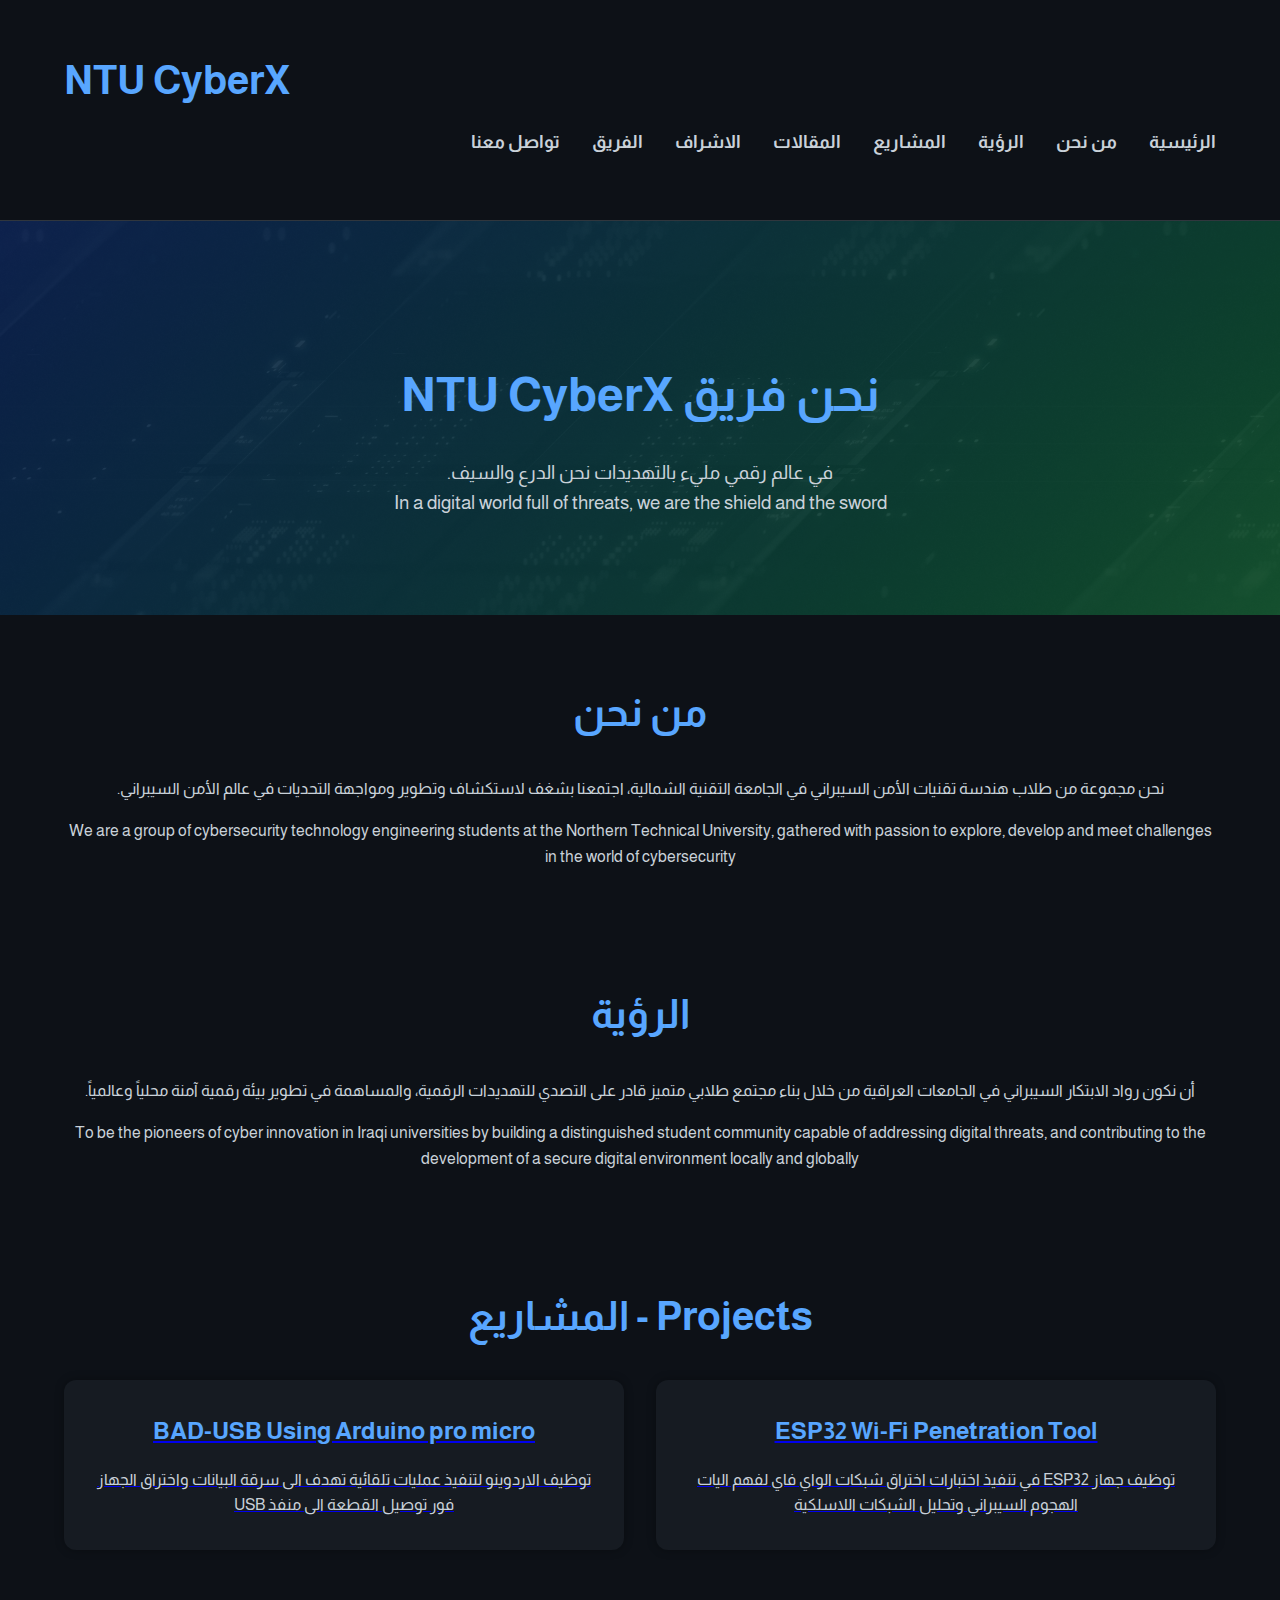
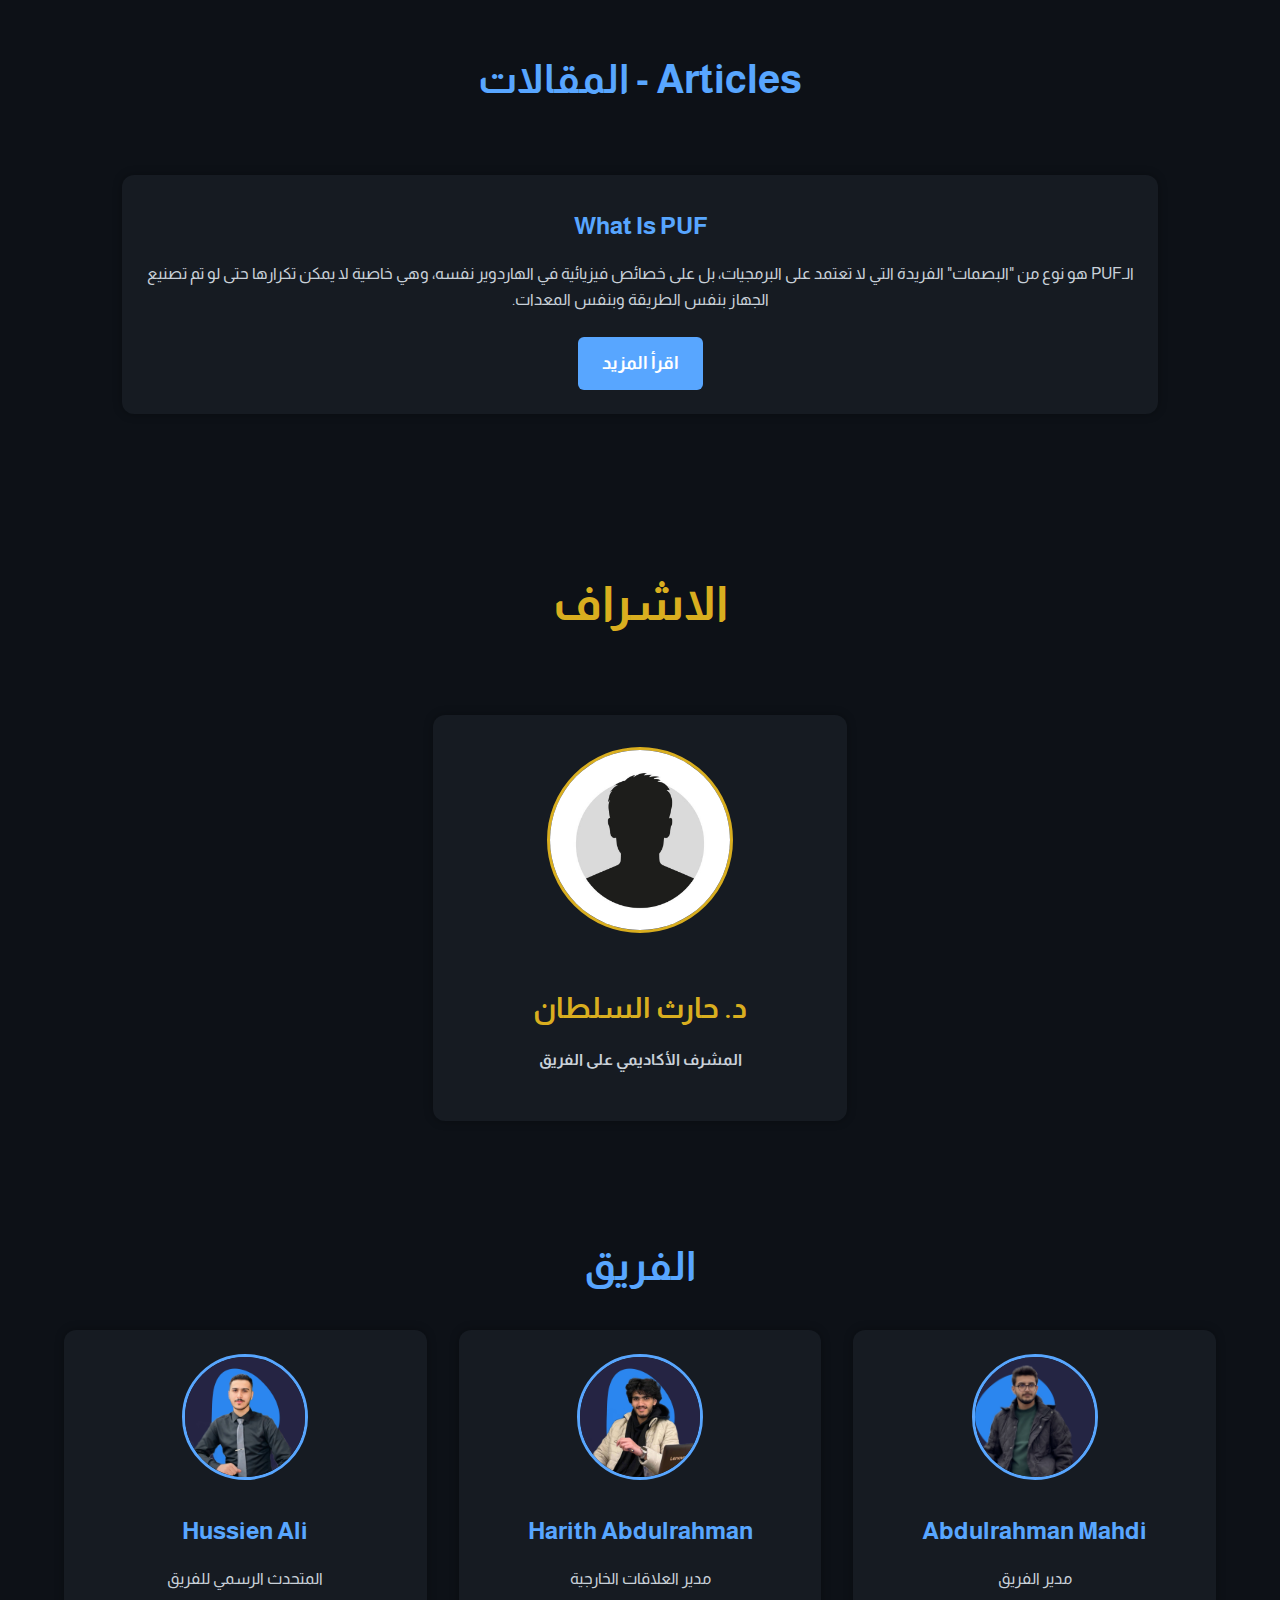
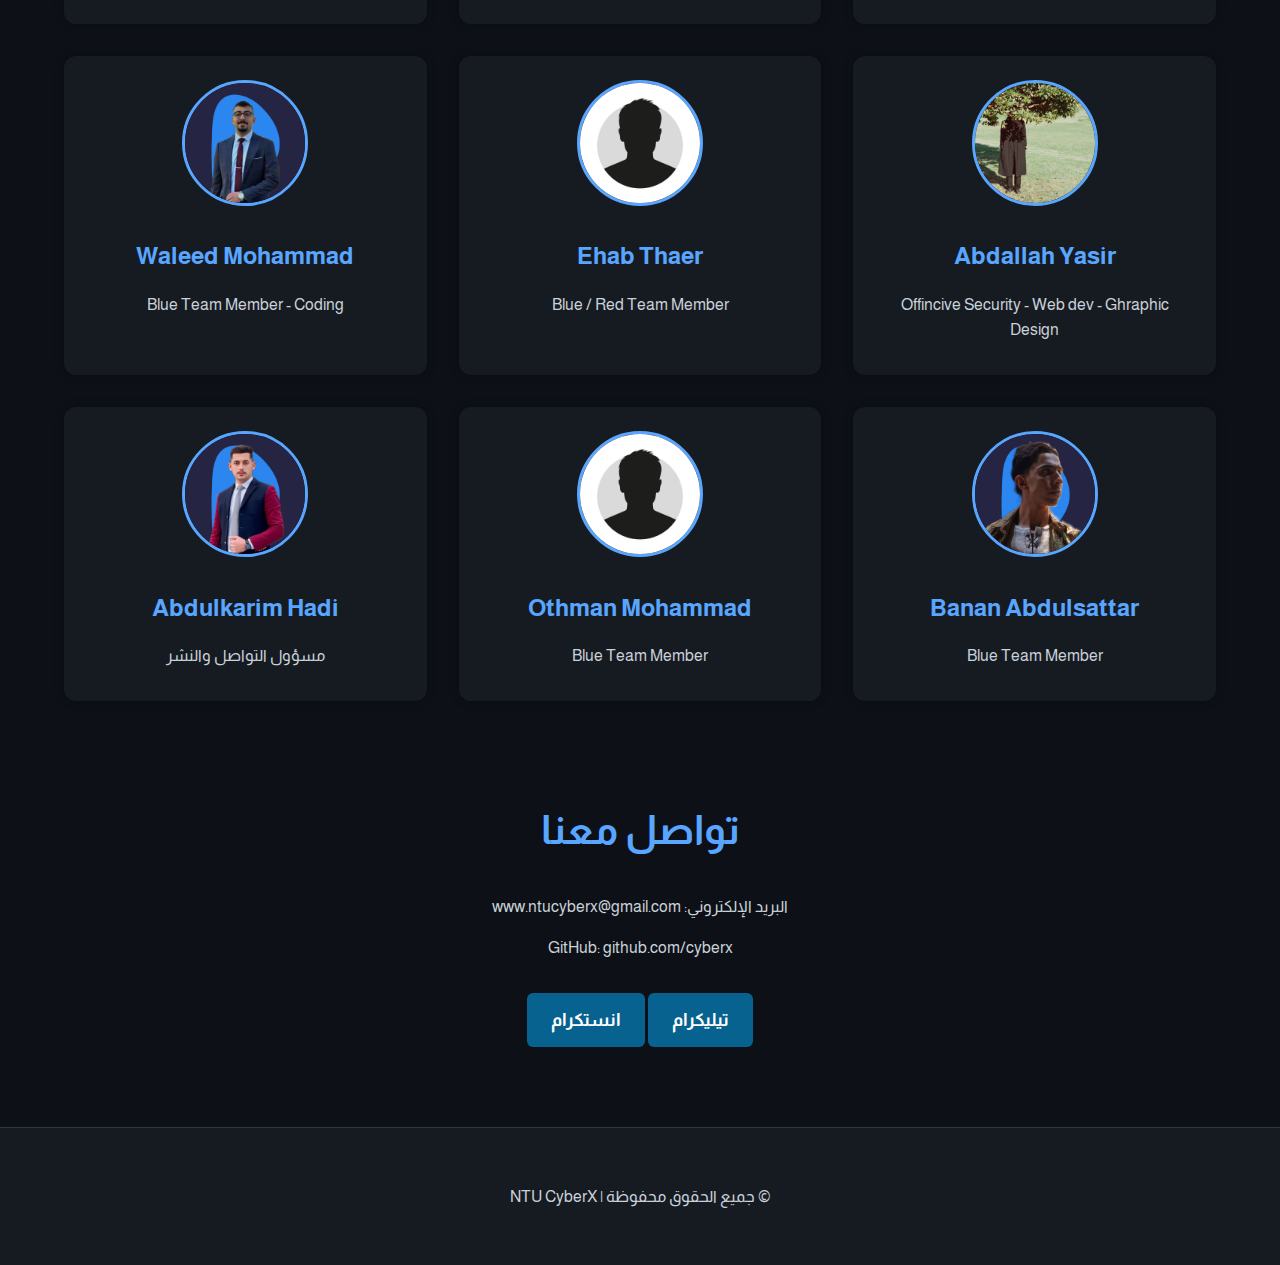
<file: CyberX Arabic/index.html>
<!DOCTYPE html>
<html lang="ar">
<head>
  <meta charset="UTF-8" />
  <meta name="viewport" content="width=device-width, initial-scale=1.0" />
  <title>NTU cyberX</title>
  <link rel="stylesheet" href="style.css" />
  <link href="https://fonts.googleapis.com/css2?family=Almarai&display=swap" rel="stylesheet">

</head>
<body>
  <header>
    <div class="container">
      <h1>NTU CyberX</h1>
      <nav>
        <ul>
          <li><a href="#home">الرئيسية</a></li>
          <li><a href="#about">من نحن</a></li>
          <li><a href="#vision">الرؤية</a></li>
          <li><a href="#projects">المشاريع</a></li>
          <li><a href="#blog">المقالات</a></li>
          <li><a href="#advisor">الاشراف</a></li>
          <li><a href="#team">الفريق</a></li>
          <li><a href="#contact">تواصل معنا</a></li>
        </ul>
      </nav>
    </div>
  </header>
  
  <section id="home" class="hero">
    <div class="container">
      <h2>نحن فريق NTU CyberX</h2>
      <p>في عالم رقمي مليء بالتهديدات نحن الدرع والسيف.</p>
      <p> In a digital world full of threats, we are the shield and the sword </p>
    </div>
  </section>
  
  <section id="about" class="section">
    <div class="container">
      <h2>من نحن</h2>
      <p>نحن مجموعة من طلاب هندسة تقنيات الأمن السيبراني في الجامعة التقنية الشمالية، اجتمعنا بشغف لاستكشاف وتطوير ومواجهة التحديات في عالم الأمن السيبراني.</p>
      <p> We are a group of cybersecurity technology engineering students at the Northern Technical University, gathered with passion to explore, develop and meet challenges in the world of cybersecurity </p>
    </div>
  </section>

  <section id="vision" class="section">
    <div class="container">
      <h2>الرؤية</h2>
      <p>أن نكون رواد الابتكار السيبراني في الجامعات العراقية من خلال بناء مجتمع طلابي متميز قادر على التصدي للتهديدات الرقمية، والمساهمة في تطوير بيئة رقمية آمنة محلياً وعالمياً.</p>
      <p> To be the pioneers of cyber innovation in Iraqi universities by building a distinguished student community capable of addressing digital threats, and contributing to the development of a secure digital environment locally and globally </p>    
    </div>
  </section>

  <section id="projects" class="section">
    <div class="container">
        <h2>Projects  -  المشاريع</h2>
        <div class="projects">
           
            <a href="esp.html" class="project-card">
                <h3> ESP32 Wi-Fi Penetration Tool </h3>
                <p> توظيف جهاز ESP32 في تنفيذ اختبارات اختراق شبكات الواي فاي لفهم اليات الهجوم السيبراني وتحليل الشبكات اللاسلكية </p>
            </a>
            
            <a href="BadUSB.html" class="project-card">
                <h3> BAD-USB Using Arduino pro micro </h3>
                <p>  توظيف الاردوينو لتنفيذ عمليات تلقائية تهدف الى سرقة البيانات واختراق الجهاز فور توصيل القطعة الى منفذ  USB </p>
            </a >
            
        </div>
    </div>
</section>
  <section id="blog" class="section">
    <div class="container">
      <h2> Articles  -  المقالات </h2>
      <section id="articles" class="section">
        <div class="container">
            <div class="articles">
                <div class="article-card">
                    <h3> What Is PUF </h3>
                    <p> 
                      الـPUF هو نوع من "البصمات" الفريدة التي لا تعتمد على البرمجيات، بل على خصائص فيزيائية في الهاردوير نفسه، وهي خاصية لا يمكن تكرارها حتى لو تم تصنيع الجهاز بنفس الطريقة وبنفس المعدات. </p>
                    <a href="puf.html" class="read-more-btn">اقرأ المزيد</a>
                </div>
            </div>
        </div>
    </section>
    
    </div>
  </section>

  <section id="advisor" class="section advisor-section">
    <div class="advisor">
        <h2>الاشراف</h2>
        <div class="advisor-card">
            <img src="n1.jpg" alt="د. حارث السلطان">
            <h3>د. حارث السلطان</h3>
            <p>المشرف الأكاديمي على الفريق</p>
        </div>
    </div>
</section>
 

  <section id="team" class="section">
    <div class="container">
      <h2>الفريق</h2>
      <div class="team-grid">
        <div class="team-member">
          <img src="abdulrahman2.PNG" alt="عضو1">
          <h3> Abdulrahman Mahdi </h3>
          <p> مدير الفريق </p>
        </div>
        <div class="team-member">
          <img src="Harith2.jpg" alt="عضو 2">
          <h3> Harith Abdulrahman </h3>
          <p> مدير العلاقات الخارجية </p>
        </div>
        <div class="team-member">
          <img src="hussin.jpg" alt="عضو 3">
          <h3> Hussien Ali </h3>
          <p> المتحدث الرسمي للفريق </p>
        </div>
        <div class="team-member">
          <img src="Cipher.jpg" alt="عضو 4">
          <h3> Abdallah Yasir </h3>
          <p> Offincive Security - Web dev - Ghraphic Design </p>
        </div>
        <div class="team-member">
            <img src="n1.jpg" alt="عضو 5">
            <h3> Ehab Thaer </h3>
            <p> Blue / Red Team Member </p>
          </div>
          <div class="team-member">
            <img src="Waleed.jpg" alt="عضو 6">
            <h3> Waleed Mohammad </h3>
            <p> Blue Team Member - Coding </p>
          </div>
          <div class="team-member">
            <img src="banan2.jpg" alt="عضو 7">
            <h3> Banan Abdulsattar </h3>
            <p> Blue Team Member </p>
          </div>
          <div class="team-member">
            <img src="n1.jpg" alt="عضو 8">
            <h3> Othman Mohammad  </h3>
            <p> Blue Team Member </p>
          </div>
          <div class="team-member">
            <img src="kareem.JPEG" alt="عضو 9">
            <h3> Abdulkarim Hadi </h3>
            <p> مسؤول التواصل والنشر </p>
          </div>
      </div>
    </div>
  </section>

  
<section id="contact" class="section">
    <div class="container">
      <h2>تواصل معنا</h2>
      <p>البريد الإلكتروني: www.ntucyberx@gmail.com</p>
      <p>GitHub: github.com/cyberx</p>
      <a href="https://t.me/NTU_CyberX" target="_blank" class="telegram-btn">      تيليكرام</a>
      <a href="https://www.instagram.com/ntucyberx?igsh=MTJmcGRwdW5ncnN3YQ==" target="_blank" class="telegram-btn">     انستكرام</a>
    </div>
  </section>

  <footer>
    <div class="container">
      <p>&copy; جميع الحقوق محفوظة | NTU CyberX</p>
    </div>
  </footer>
    
</body>
</html>
</file>
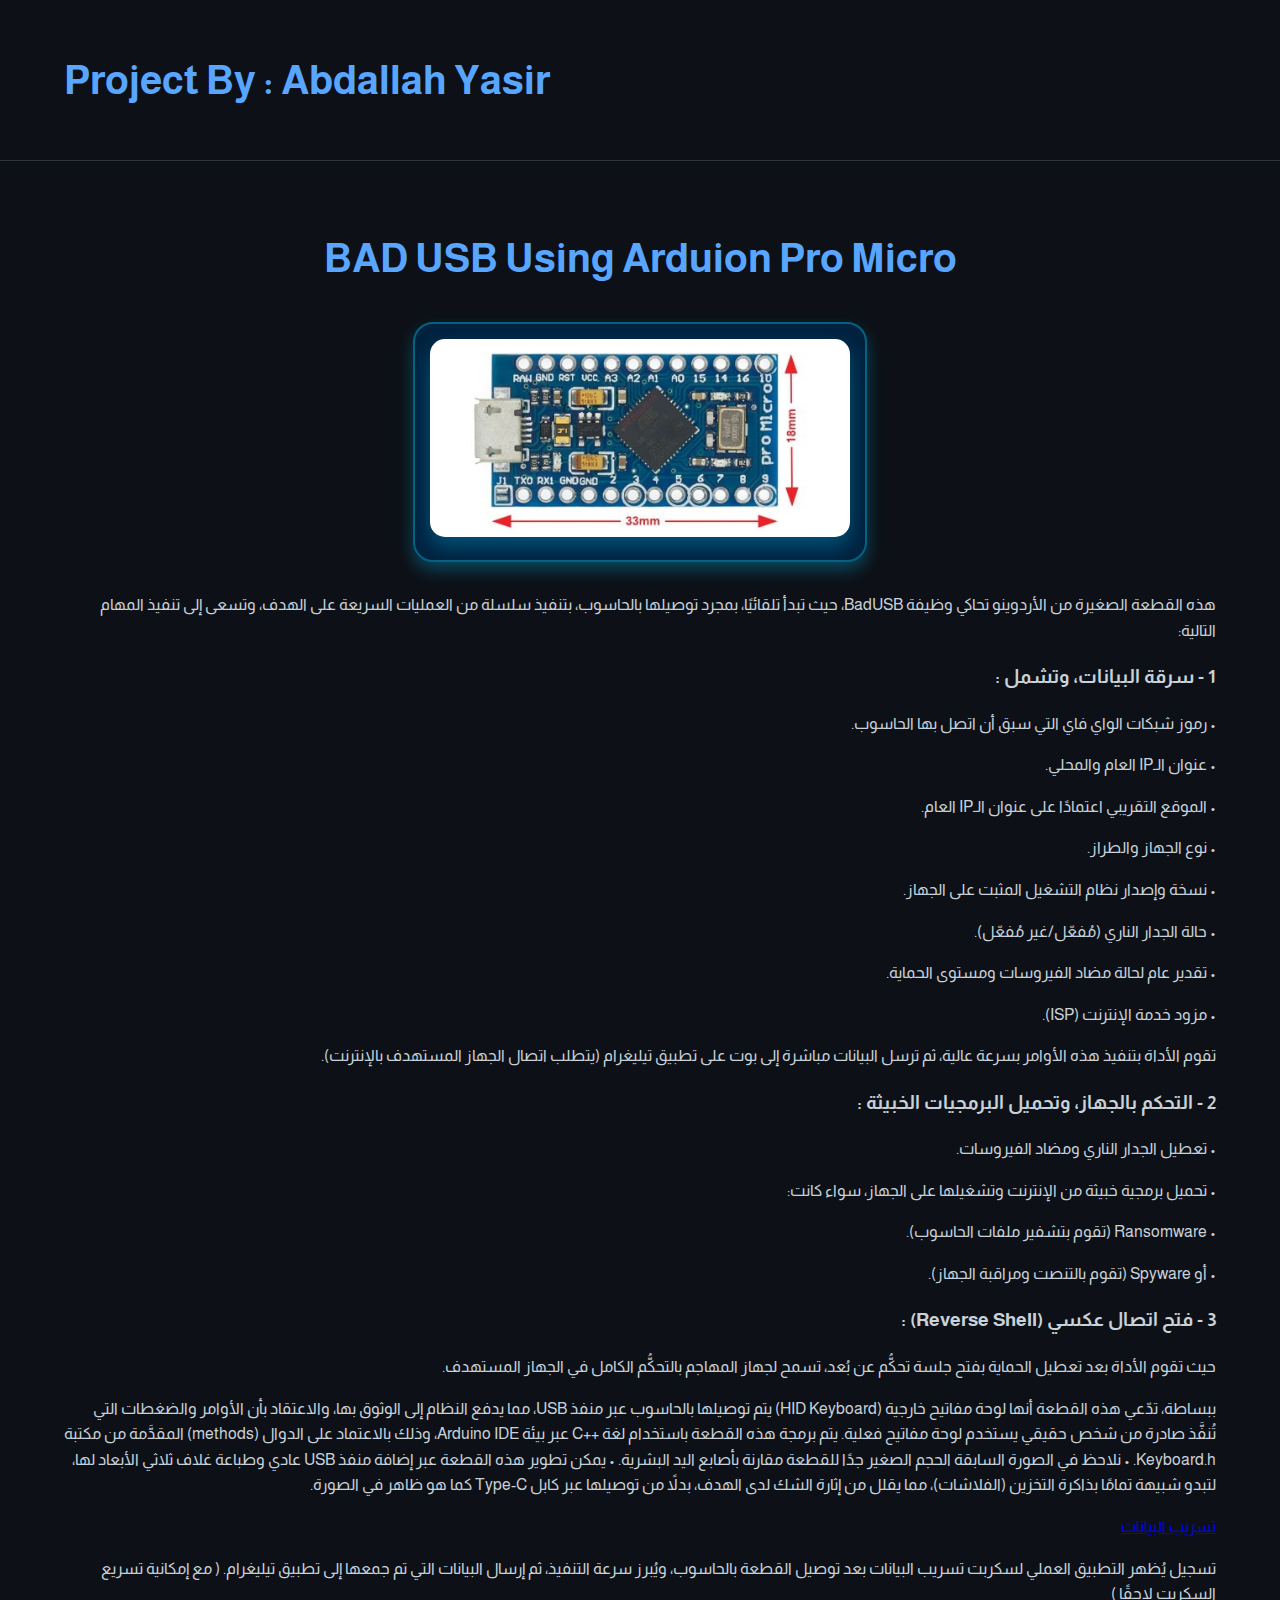
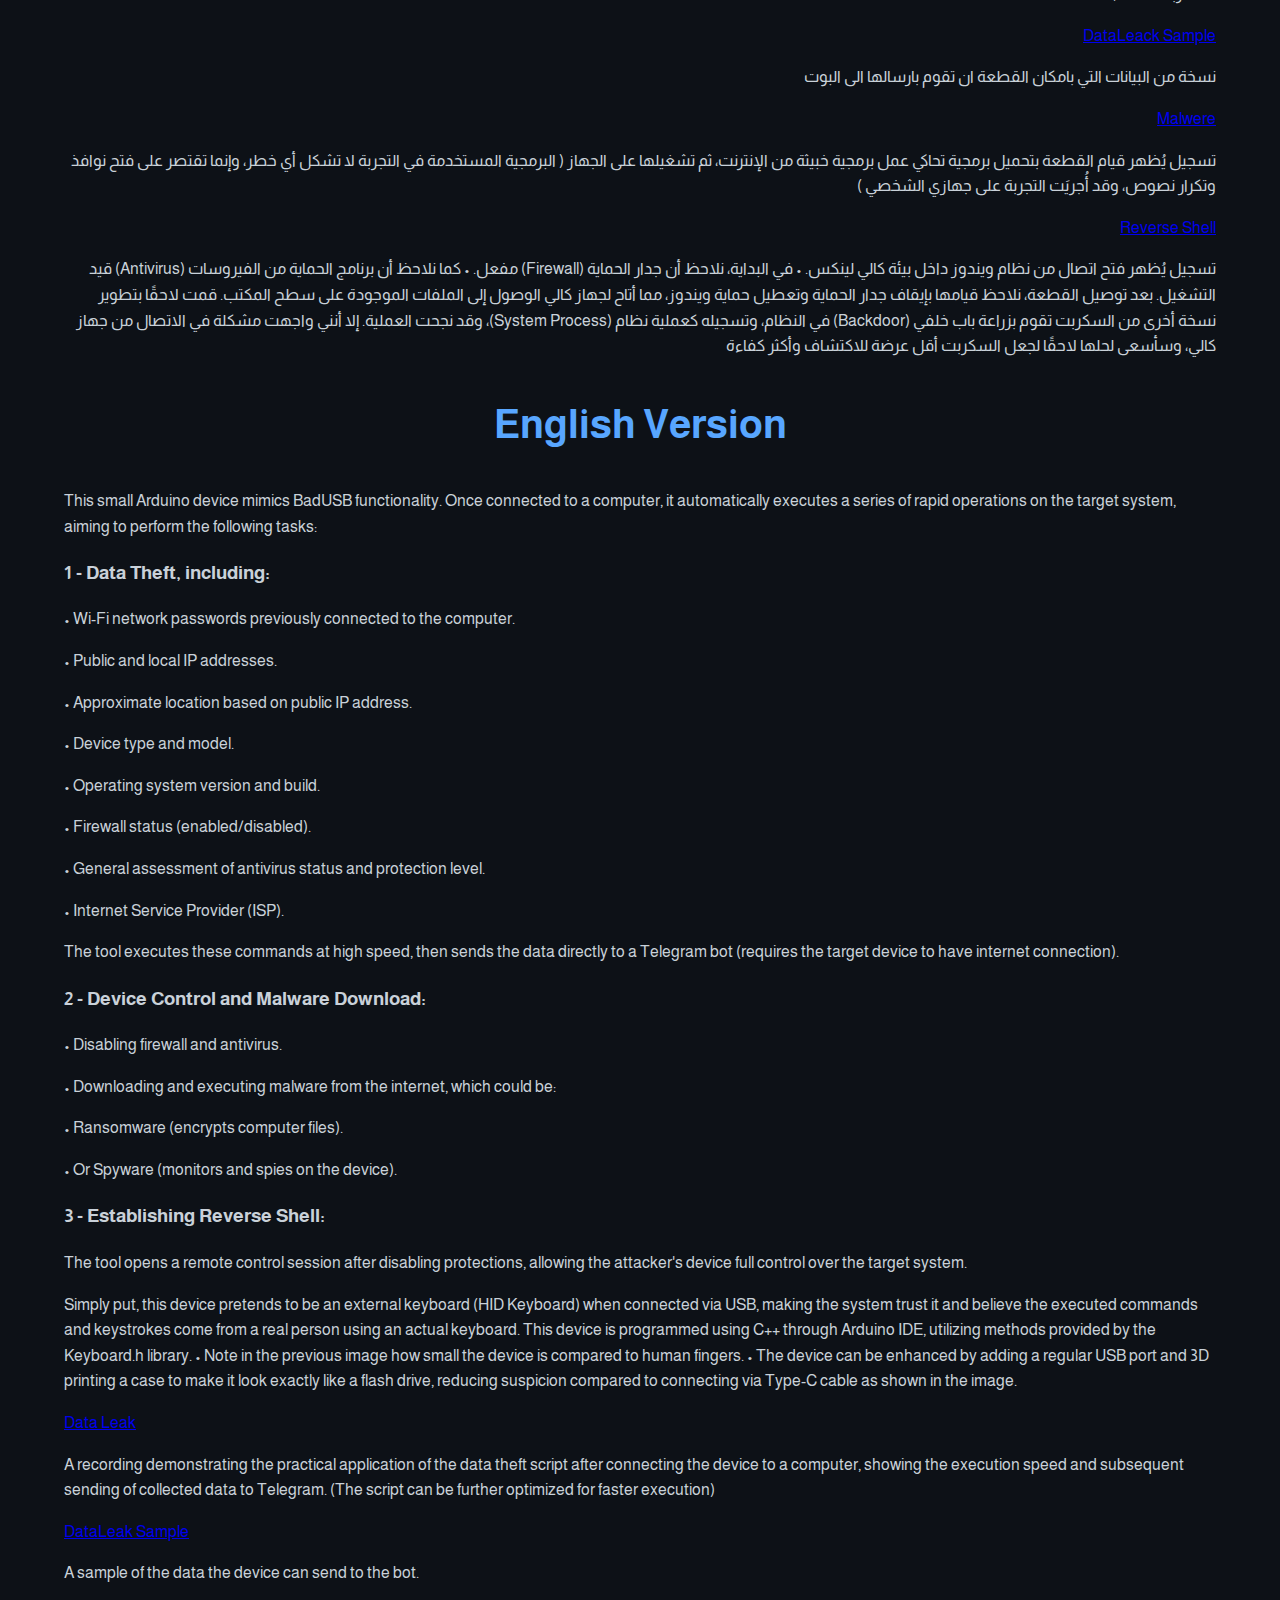
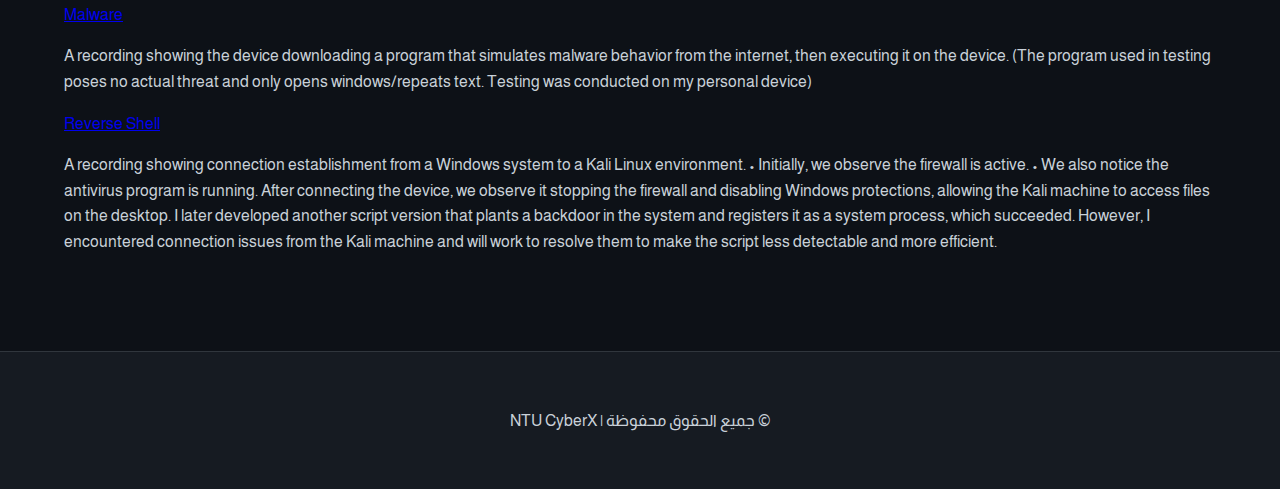
<file: CyberX Arabic/BadUSB.html>
<!DOCTYPE html>
<html lang="ar">
<head>
  <meta charset="UTF-8" />
  <meta name="viewport" content="width=device-width, initial-scale=1.0" />
  <title>اختبار اختراق Wi-Fi باستخدام ESP32</title>
  <link rel="stylesheet" href="style.css" />
</head>
<body>
    <body dir="rtl" style="text-align: right;">

  <header>
    <div class="container">
      <h1>Project By : Abdallah Yasir</h1>
    </div>
  </header>

  <section class="section">
    <div class="container">
      <h2> BAD USB Using Arduion Pro Micro </h2>
      
      <div class="image-card">
        <img src="usb2.jpg" alt="USB" class="cool-image">
      </div>
      
      <p> هذه القطعة الصغيرة من الأردوينو تحاكي وظيفة BadUSB، حيث تبدأ تلقائيًا، بمجرد توصيلها بالحاسوب، بتنفيذ سلسلة من العمليات السريعة على الهدف، وتسعى إلى تنفيذ المهام التالية: </p>
      <h3>1 - سرقة البيانات، وتشمل  : </h3>
      <p> • رموز شبكات الواي فاي التي سبق أن اتصل بها الحاسوب. </p>
      <p>  • عنوان الـIP العام والمحلي.  </p>
      <p>  • الموقع التقريبي اعتمادًا على عنوان الـIP العام.  </p>
      <p>  • نوع الجهاز والطراز.  </p>
      <p>  • نسخة وإصدار نظام التشغيل المثبت على الجهاز.  </p>
      <p>  • حالة الجدار الناري (مُفعّل/غير مُفعّل).  </p>
      <p>   • تقدير عام لحالة مضاد الفيروسات ومستوى الحماية.   </p>
      <p>    • مزود خدمة الإنترنت (ISP). </p>
      <p> تقوم الأداة بتنفيذ هذه الأوامر بسرعة عالية، ثم ترسل البيانات مباشرة إلى بوت على تطبيق تيليغرام (يتطلب اتصال الجهاز المستهدف بالإنترنت). </p>
      <h3> 2 - التحكم بالجهاز، وتحميل البرمجيات الخبيثة  : </h3>
      <p> • تعطيل الجدار الناري ومضاد الفيروسات. </p>
      <p> • تحميل برمجية خبيثة من الإنترنت وتشغيلها على الجهاز، سواء كانت: </p>
      <p>   • Ransomware (تقوم بتشفير ملفات الحاسوب).  </p>
      <p> • أو Spyware (تقوم بالتنصت ومراقبة الجهاز). </p>
      <h3> 3 - فتح اتصال عكسي (Reverse Shell) : </h3>
      <P> حيث تقوم الأداة بعد تعطيل الحماية بفتح جلسة تحكُّم عن بُعد، تسمح لجهاز المهاجم بالتحكُّم الكامل في الجهاز المستهدف. </P>
      <p> ببساطة، تدّعي هذه القطعة أنها لوحة مفاتيح خارجية (HID Keyboard) يتم توصيلها بالحاسوب عبر منفذ USB، مما يدفع النظام إلى الوثوق بها، والاعتقاد بأن الأوامر والضغطات التي تُنفَّذ صادرة من شخص حقيقي يستخدم لوحة مفاتيح فعلية.

        يتم برمجة هذه القطعة باستخدام لغة ++C عبر بيئة Arduino IDE، وذلك بالاعتماد على الدوال (methods) المقدَّمة من مكتبة Keyboard.h.
         • نلاحظ في الصورة السابقة الحجم الصغير جدًا للقطعة مقارنة بأصابع اليد البشرية.
         • يمكن تطوير هذه القطعة عبر إضافة منفذ USB عادي وطباعة غلاف ثلاثي الأبعاد لها، لتبدو شبيهة تمامًا بذاكرة التخزين (الفلاشات)، مما يقلل من إثارة الشك لدى الهدف، بدلاً من توصيلها عبر كابل Type-C كما هو ظاهر في الصورة. </p>
       
       <a href="https://t.me/xms_cipher/250" target="_blank"> تسريب البيانات   </a>
       <p> تسجيل يُظهر التطبيق العملي لسكربت تسريب البيانات بعد توصيل القطعة بالحاسوب، ويُبرز سرعة التنفيذ، ثم إرسال البيانات التي تم جمعها إلى تطبيق تيليغرام. ( مع إمكانية تسريع السكربت لاحقًا )</p>
       <a href="https://t.me/xms_cipher/252" target="_blank"> DataLeack Sample    </a>
       <p>نسخة من البيانات التي بامكان القطعة ان تقوم بارسالها الى البوت</p>
       <a href="https://t.me/xms_cipher/253" target="_blank"> Malwere   </a>
       <p>تسجيل يُظهر قيام القطعة بتحميل برمجية تحاكي عمل برمجية خبيثة من الإنترنت، ثم تشغيلها على الجهاز 

        ( البرمجية المستخدمة في التجربة لا تشكل أي خطر، وإنما تقتصر على فتح نوافذ وتكرار نصوص، وقد أُجريَت التجربة على جهازي الشخصي )</p>
        <a href="https://t.me/xms_cipher/255" target="_blank"> Reverse Shell   </a>
        <p>تسجيل يُظهر فتح اتصال من نظام ويندوز داخل بيئة كالي لينكس.
 
            • في البداية، نلاحظ أن جدار الحماية (Firewall) مفعل.
             
            • كما نلاحظ أن برنامج الحماية من الفيروسات (Antivirus) قيد التشغيل.
            
            بعد توصيل القطعة، نلاحظ قيامها بإيقاف جدار الحماية وتعطيل حماية ويندوز، مما أتاح لجهاز كالي الوصول إلى الملفات الموجودة على سطح المكتب.
            
            قمت لاحقًا بتطوير نسخة أخرى من السكربت تقوم بزراعة باب خلفي (Backdoor) في النظام، وتسجيله كعملية نظام (System Process)، وقد نجحت العملية.
            إلا أنني واجهت مشكلة في الاتصال من جهاز كالي، وسأسعى لحلها لاحقًا لجعل السكربت أقل عرضة للاكتشاف وأكثر كفاءة</p>
            
            <div dir="ltr" style="text-align: left;">
            <h2>English Version</h2>
            <p>This small Arduino device mimics BadUSB functionality. Once connected to a computer, it automatically executes a series of rapid operations on the target system, aiming to perform the following tasks:</p>
            
            <h3>1 - Data Theft, including:</h3>
            <p>• Wi-Fi network passwords previously connected to the computer.</p>
            <p>• Public and local IP addresses.</p>
            <p>• Approximate location based on public IP address.</p>
            <p>• Device type and model.</p>
            <p>• Operating system version and build.</p>
            <p>• Firewall status (enabled/disabled).</p>
            <p>• General assessment of antivirus status and protection level.</p>
            <p>• Internet Service Provider (ISP).</p>
            <p>The tool executes these commands at high speed, then sends the data directly to a Telegram bot (requires the target device to have internet connection).</p>
            
            <h3>2 - Device Control and Malware Download:</h3>
            <p>• Disabling firewall and antivirus.</p>
            <p>• Downloading and executing malware from the internet, which could be:</p>
            <p>• Ransomware (encrypts computer files).</p>
            <p>• Or Spyware (monitors and spies on the device).</p>
            
            <h3>3 - Establishing Reverse Shell:</h3>
            <p>The tool opens a remote control session after disabling protections, allowing the attacker's device full control over the target system.</p>
            
            <p>Simply put, this device pretends to be an external keyboard (HID Keyboard) when connected via USB, making the system trust it and believe the executed commands and keystrokes come from a real person using an actual keyboard.
            
            This device is programmed using C++ through Arduino IDE, utilizing methods provided by the Keyboard.h library.
            • Note in the previous image how small the device is compared to human fingers.
            • The device can be enhanced by adding a regular USB port and 3D printing a case to make it look exactly like a flash drive, reducing suspicion compared to connecting via Type-C cable as shown in the image.</p>
            
            <a href="https://t.me/xms_cipher/250" target="_blank">Data Leak</a>
            <p>A recording demonstrating the practical application of the data theft script after connecting the device to a computer, showing the execution speed and subsequent sending of collected data to Telegram. (The script can be further optimized for faster execution)</p>
            
            <a href="https://t.me/xms_cipher/252" target="_blank">DataLeak Sample</a>
            <p>A sample of the data the device can send to the bot.</p>
            
            <a href="https://t.me/xms_cipher/253" target="_blank">Malware</a>
            <p>A recording showing the device downloading a program that simulates malware behavior from the internet, then executing it on the device.
            (The program used in testing poses no actual threat and only opens windows/repeats text. Testing was conducted on my personal device)</p>
            
            <a href="https://t.me/xms_cipher/255" target="_blank">Reverse Shell</a>
            <p>A recording showing connection establishment from a Windows system to a Kali Linux environment.
            • Initially, we observe the firewall is active.
            • We also notice the antivirus program is running.
            After connecting the device, we observe it stopping the firewall and disabling Windows protections, allowing the Kali machine to access files on the desktop.
            I later developed another script version that plants a backdoor in the system and registers it as a system process, which succeeded.
            However, I encountered connection issues from the Kali machine and will work to resolve them to make the script less detectable and more efficient.</p>
        </div>
    </div>
  </section>

  <footer>
    <div class="container">
      <p>&copy; جميع الحقوق محفوظة | NTU CyberX</p>
    </div>
  </footer>
</body>
</html>
</file>
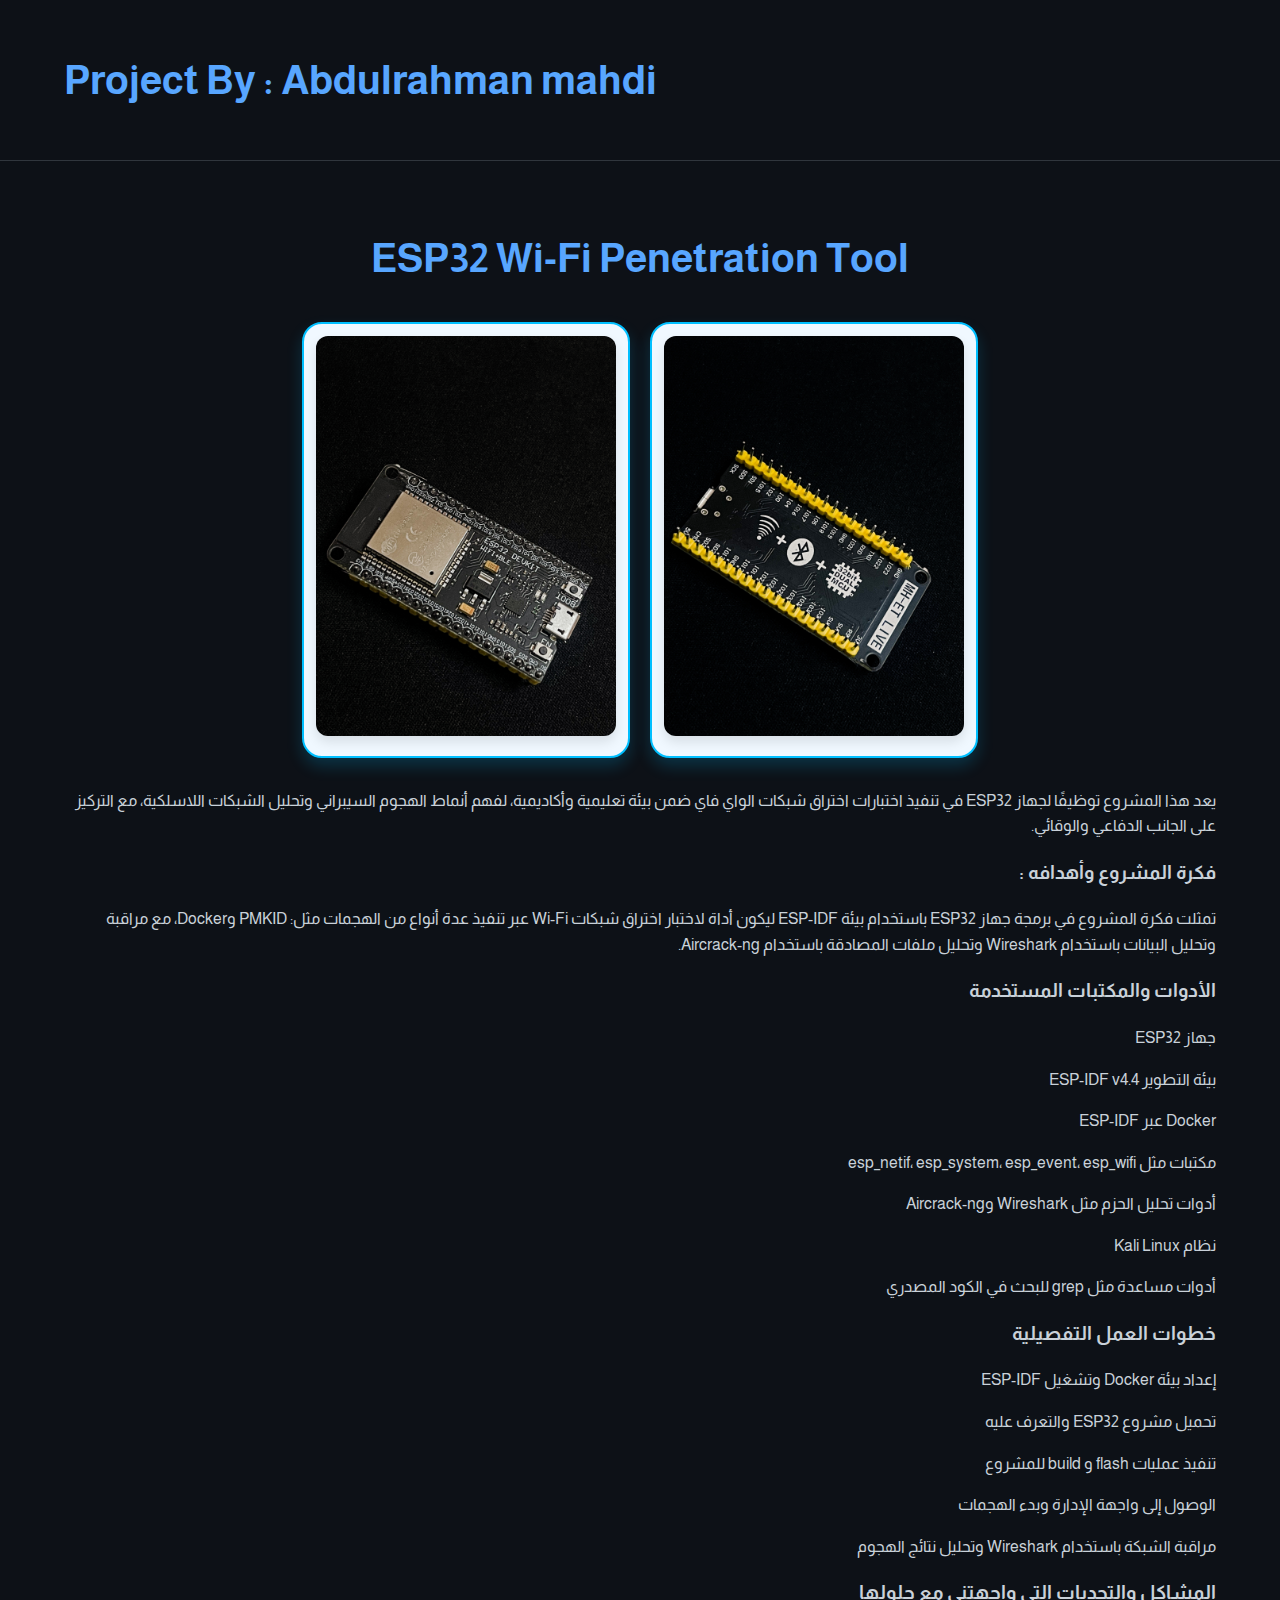
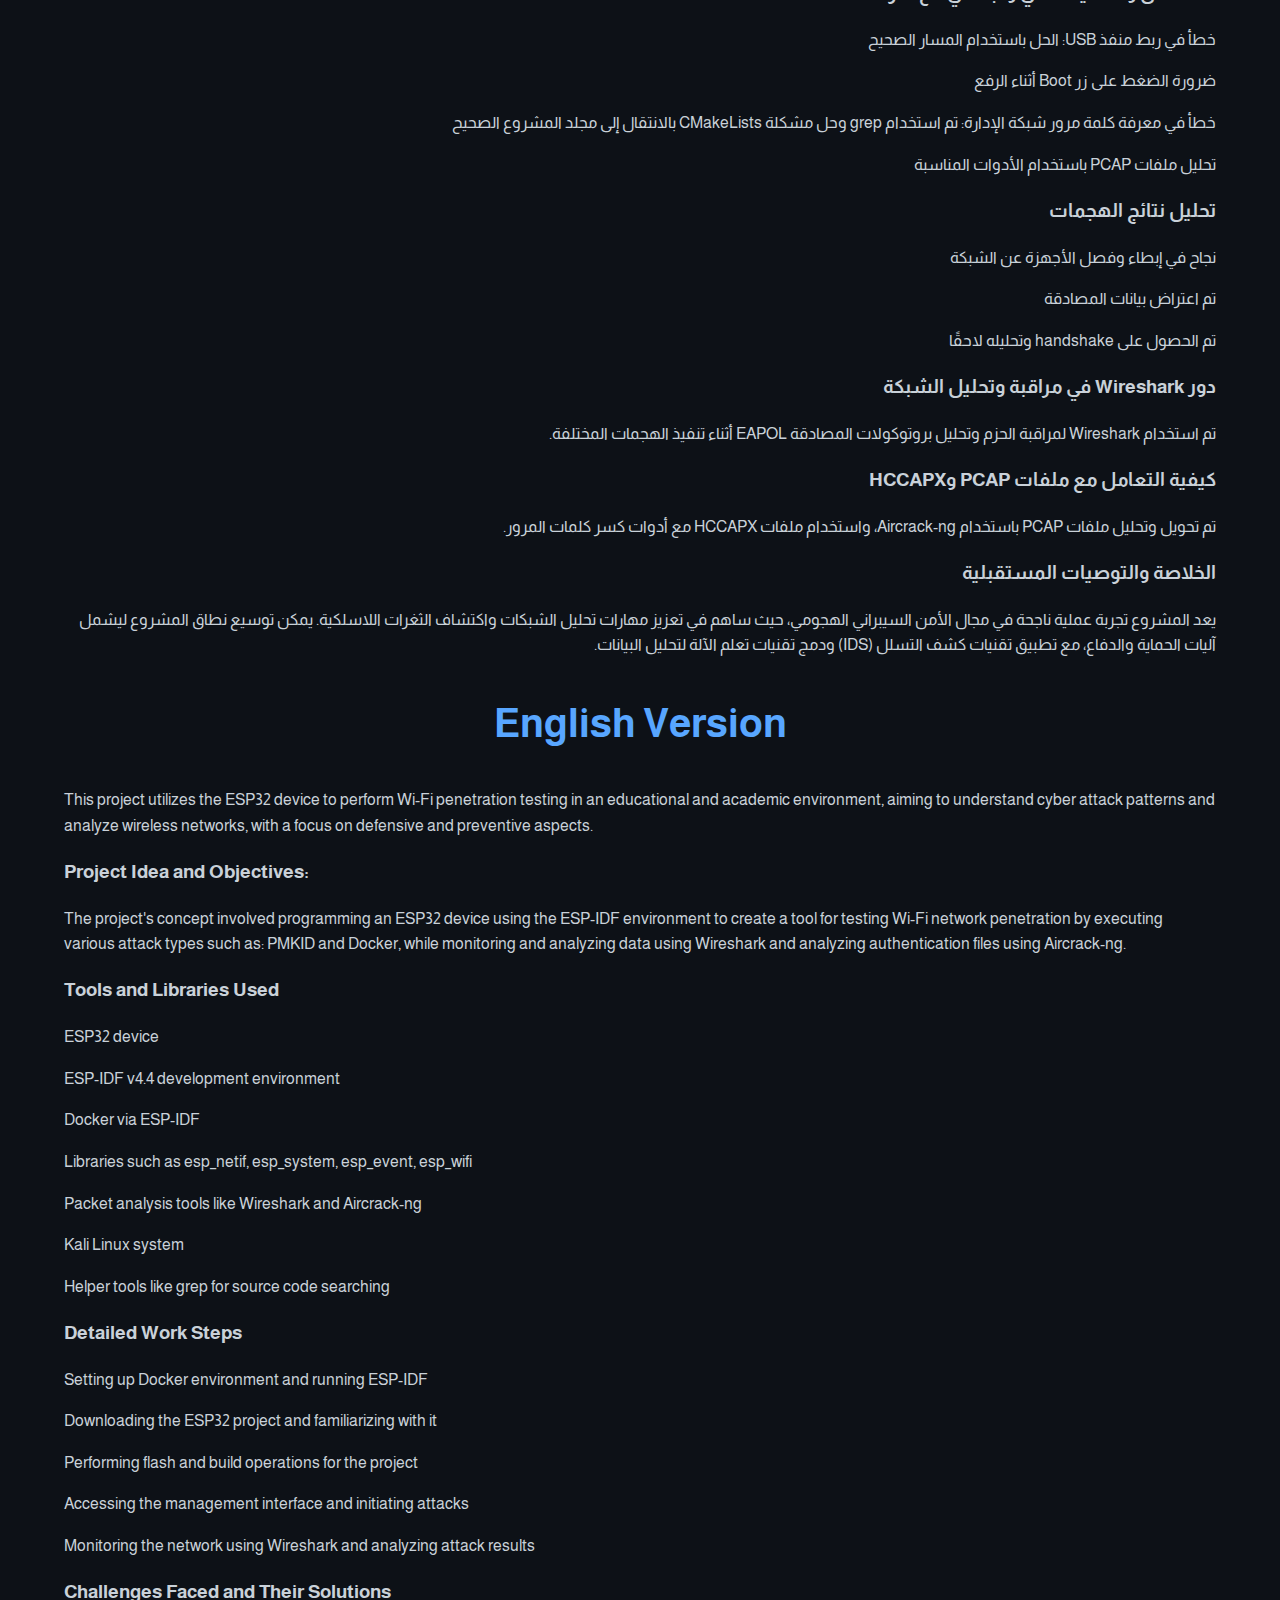
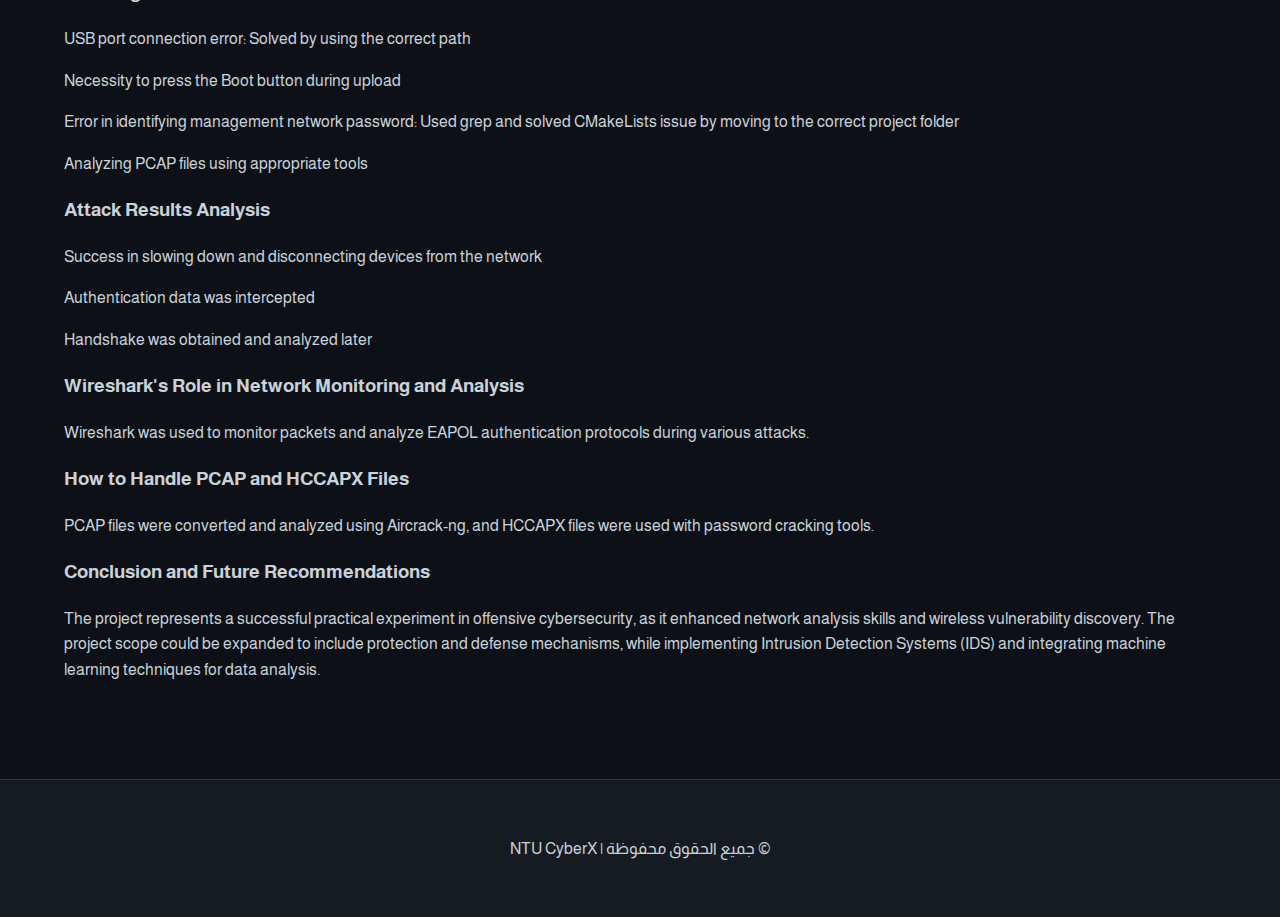
<file: CyberX Arabic/esp.html>
<!DOCTYPE html>
<html lang="ar">
<head>
  <meta charset="UTF-8" />
  <meta name="viewport" content="width=device-width, initial-scale=1.0" />
  <title>اختبار اختراق Wi-Fi باستخدام ESP32</title>
  <link rel="stylesheet" href="style.css" />
</head>
<body>
<body dir="rtl" style="text-align: right;"></body>
  <header>
    <div class="container">
      <h1>Project By : Abdulrahman mahdi</h1>
    </div>
  </header>

  <section class="section">
    <div class="container">
      <h2> ESP32 Wi-Fi Penetration Tool </h2>

      <div class="card-row">
        <div class="usb-card">
          <img src="esp1.JPG" alt="esp32 front view" class="usb-image">
        </div>
        <div class="usb-card">
          <img src="esp2.JPG" alt="esp32 back view" class="usb-image">
        </div>
      </div>
      

      <p> يعد هذا المشروع توظيفًا لجهاز ESP32 في تنفيذ اختبارات اختراق شبكات الواي فاي ضمن بيئة تعليمية وأكاديمية، لفهم أنماط الهجوم السيبراني وتحليل الشبكات اللاسلكية، مع التركيز على الجانب الدفاعي والوقائي.</p>
      <h3> فكرة المشروع وأهدافه : </h3>
      <p> تمثلت فكرة المشروع في برمجة جهاز ESP32 باستخدام بيئة ESP-IDF ليكون أداة لاختبار اختراق شبكات Wi-Fi عبر تنفيذ عدة أنواع من الهجمات مثل: PMKID وDocker، مع مراقبة وتحليل البيانات باستخدام Wireshark وتحليل ملفات المصادقة باستخدام Aircrack-ng. </p>
      <h3>الأدوات والمكتبات المستخدمة</h3>
      <p>  جهاز ESP32 </p>
      <p>بيئة التطوير ESP-IDF v4.4</p>
      <p>Docker عبر ESP-IDF</p>
      <p> مكتبات مثل esp_netif، esp_system، esp_event، esp_wifi </p>
      <p> أدوات تحليل الحزم مثل Wireshark وAircrack-ng  </p>
      <p> نظام Kali Linux </p>
      <p>أدوات مساعدة مثل grep للبحث في الكود المصدري</p>
      
      <h3>خطوات العمل التفصيلية</h3>
      <p>إعداد بيئة Docker وتشغيل ESP-IDF</p>
      <p>تحميل مشروع ESP32 والتعرف عليه</p>
      <p>تنفيذ عمليات flash و build للمشروع</p>
      <p>الوصول إلى واجهة الإدارة وبدء الهجمات</p>
      <p>مراقبة الشبكة باستخدام Wireshark وتحليل نتائج الهجوم</p>

      <h3> المشاكل والتحديات التي واجهتني مع حلولها</h3>
      <p> خطأ في ربط منفذ USB: الحل باستخدام المسار الصحيح </p>
      <p> ضرورة الضغط على زر Boot أثناء الرفع </p>
      <p> خطأ في معرفة كلمة مرور شبكة الإدارة: تم استخدام grep وحل مشكلة CMakeLists بالانتقال إلى مجلد المشروع الصحيح </p>
      <p> تحليل ملفات PCAP باستخدام الأدوات المناسبة </p>

      <h3>تحليل نتائج الهجمات</h3>
      <p>نجاح في إبطاء وفصل الأجهزة عن الشبكة</p>
      <p>تم اعتراض بيانات المصادقة</p>
      <p>تم الحصول على handshake وتحليله لاحقًا</p>

      <h3> دور Wireshark في مراقبة وتحليل الشبكة</h3>
      <p>تم استخدام Wireshark لمراقبة الحزم وتحليل بروتوكولات المصادقة EAPOL أثناء تنفيذ الهجمات المختلفة.</p>
      
      <h3>كيفية التعامل مع ملفات PCAP وHCCAPX</h3>
      <p>تم تحويل وتحليل ملفات PCAP باستخدام Aircrack-ng، واستخدام ملفات HCCAPX مع أدوات كسر كلمات المرور.</p>

      <h3>الخلاصة والتوصيات المستقبلية</h3>
      <p>يعد المشروع تجربة عملية ناجحة في مجال الأمن السيبراني الهجومي، حيث ساهم في تعزيز مهارات تحليل الشبكات واكتشاف الثغرات اللاسلكية. يمكن توسيع نطاق المشروع ليشمل آليات الحماية والدفاع، مع تطبيق تقنيات كشف التسلل (IDS) ودمج تقنيات تعلم الآلة لتحليل البيانات.</p>
      
      <h2>English Version</h2>
      <div dir="ltr" style="text-align: left;">
<p>This project utilizes the ESP32 device to perform Wi-Fi penetration testing in an educational and academic environment, aiming to understand cyber attack patterns and analyze wireless networks, with a focus on defensive and preventive aspects.</p>

<h3>Project Idea and Objectives:</h3>
<p>The project's concept involved programming an ESP32 device using the ESP-IDF environment to create a tool for testing Wi-Fi network penetration by executing various attack types such as: PMKID and Docker, while monitoring and analyzing data using Wireshark and analyzing authentication files using Aircrack-ng.</p>

<h3>Tools and Libraries Used</h3>
<p>ESP32 device</p>
<p>ESP-IDF v4.4 development environment</p>
<p>Docker via ESP-IDF</p>
<p>Libraries such as esp_netif, esp_system, esp_event, esp_wifi</p>
<p>Packet analysis tools like Wireshark and Aircrack-ng</p>
<p>Kali Linux system</p>
<p>Helper tools like grep for source code searching</p>

<h3>Detailed Work Steps</h3>
<p>Setting up Docker environment and running ESP-IDF</p>
<p>Downloading the ESP32 project and familiarizing with it</p>
<p>Performing flash and build operations for the project</p>
<p>Accessing the management interface and initiating attacks</p>
<p>Monitoring the network using Wireshark and analyzing attack results</p>

<h3>Challenges Faced and Their Solutions</h3>
<p>USB port connection error: Solved by using the correct path</p>
<p>Necessity to press the Boot button during upload</p>
<p>Error in identifying management network password: Used grep and solved CMakeLists issue by moving to the correct project folder</p>
<p>Analyzing PCAP files using appropriate tools</p>

<h3>Attack Results Analysis</h3>
<p>Success in slowing down and disconnecting devices from the network</p>
<p>Authentication data was intercepted</p>
<p>Handshake was obtained and analyzed later</p>

<h3>Wireshark's Role in Network Monitoring and Analysis</h3>
<p>Wireshark was used to monitor packets and analyze EAPOL authentication protocols during various attacks.</p>

<h3>How to Handle PCAP and HCCAPX Files</h3>
<p>PCAP files were converted and analyzed using Aircrack-ng, and HCCAPX files were used with password cracking tools.</p>

<h3>Conclusion and Future Recommendations</h3>
<p>The project represents a successful practical experiment in offensive cybersecurity, as it enhanced network analysis skills and wireless vulnerability discovery. The project scope could be expanded to include protection and defense mechanisms, while implementing Intrusion Detection Systems (IDS) and integrating machine learning techniques for data analysis.</p>
</div>
    </div>
  </section>

  <footer>
    <div class="container">
      <p>&copy; جميع الحقوق محفوظة | NTU CyberX</p>
    </div>
  </footer>
</body>
</html>
</file>
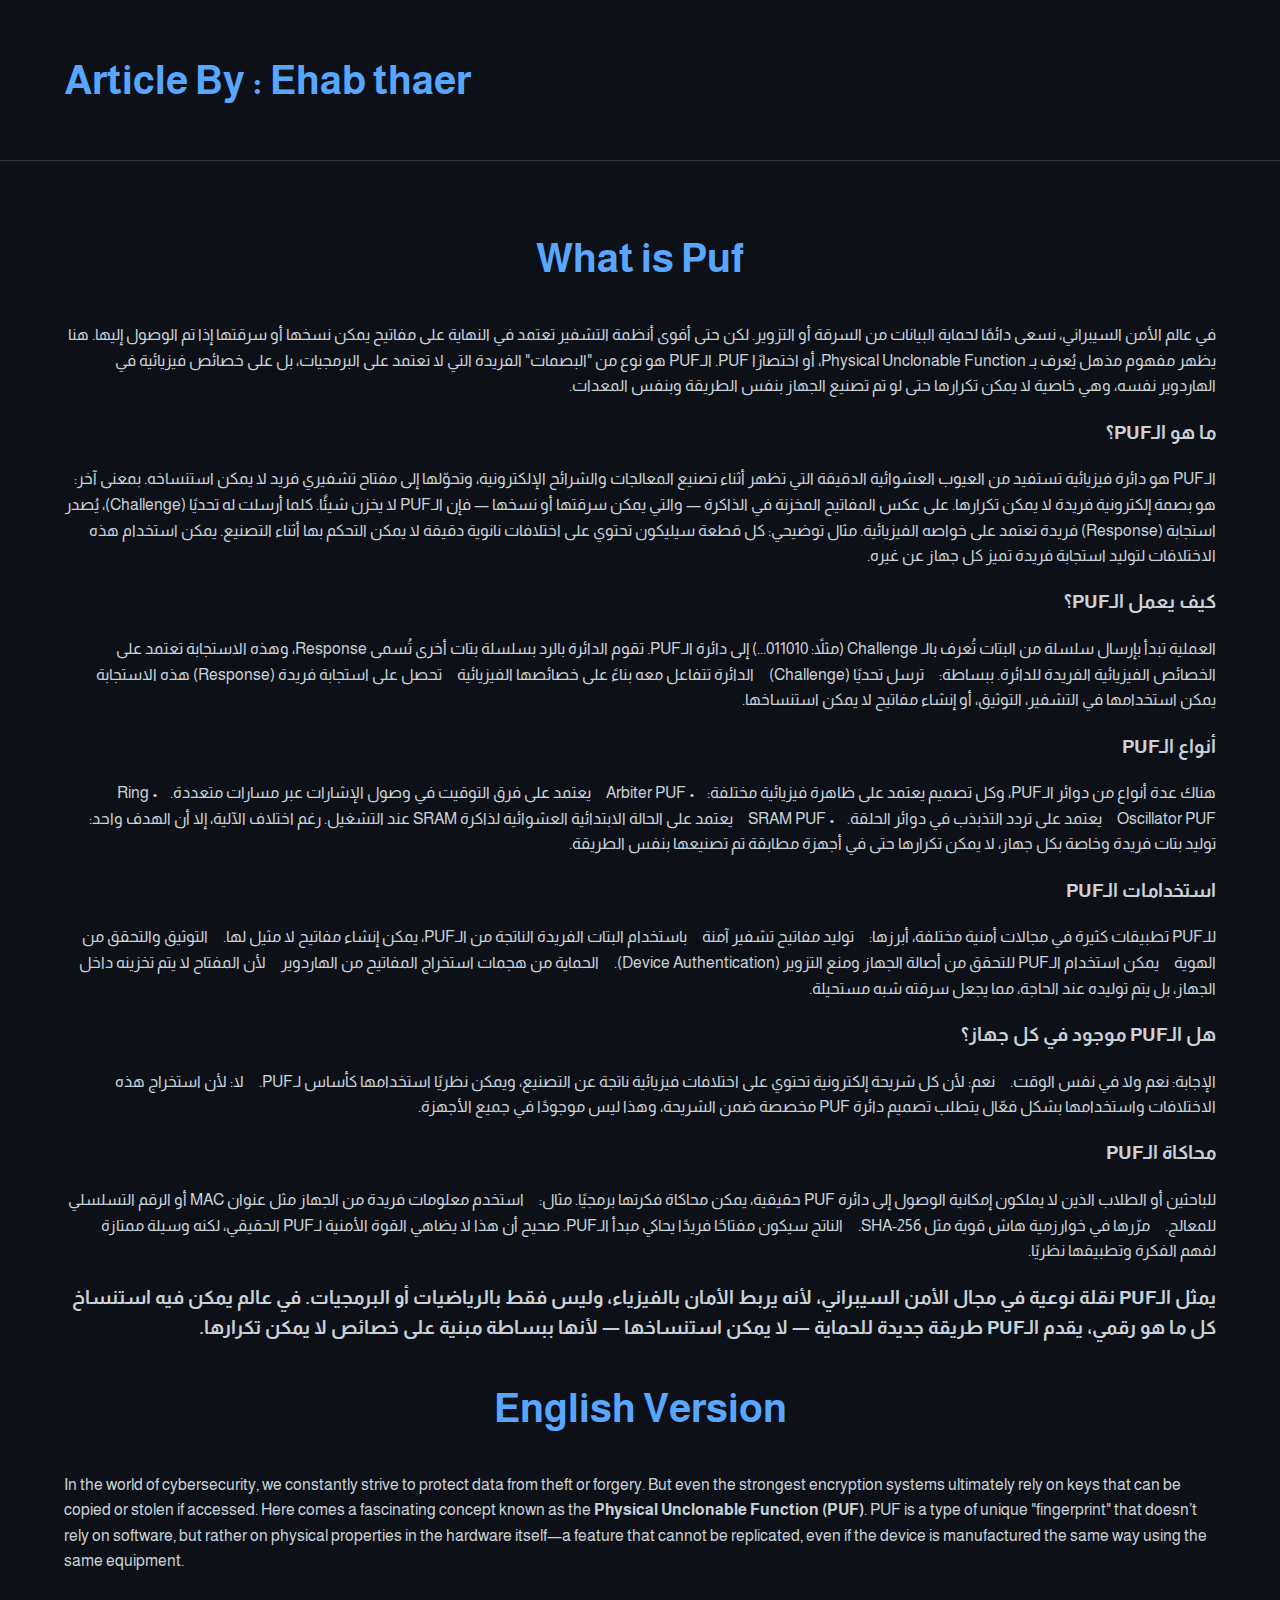
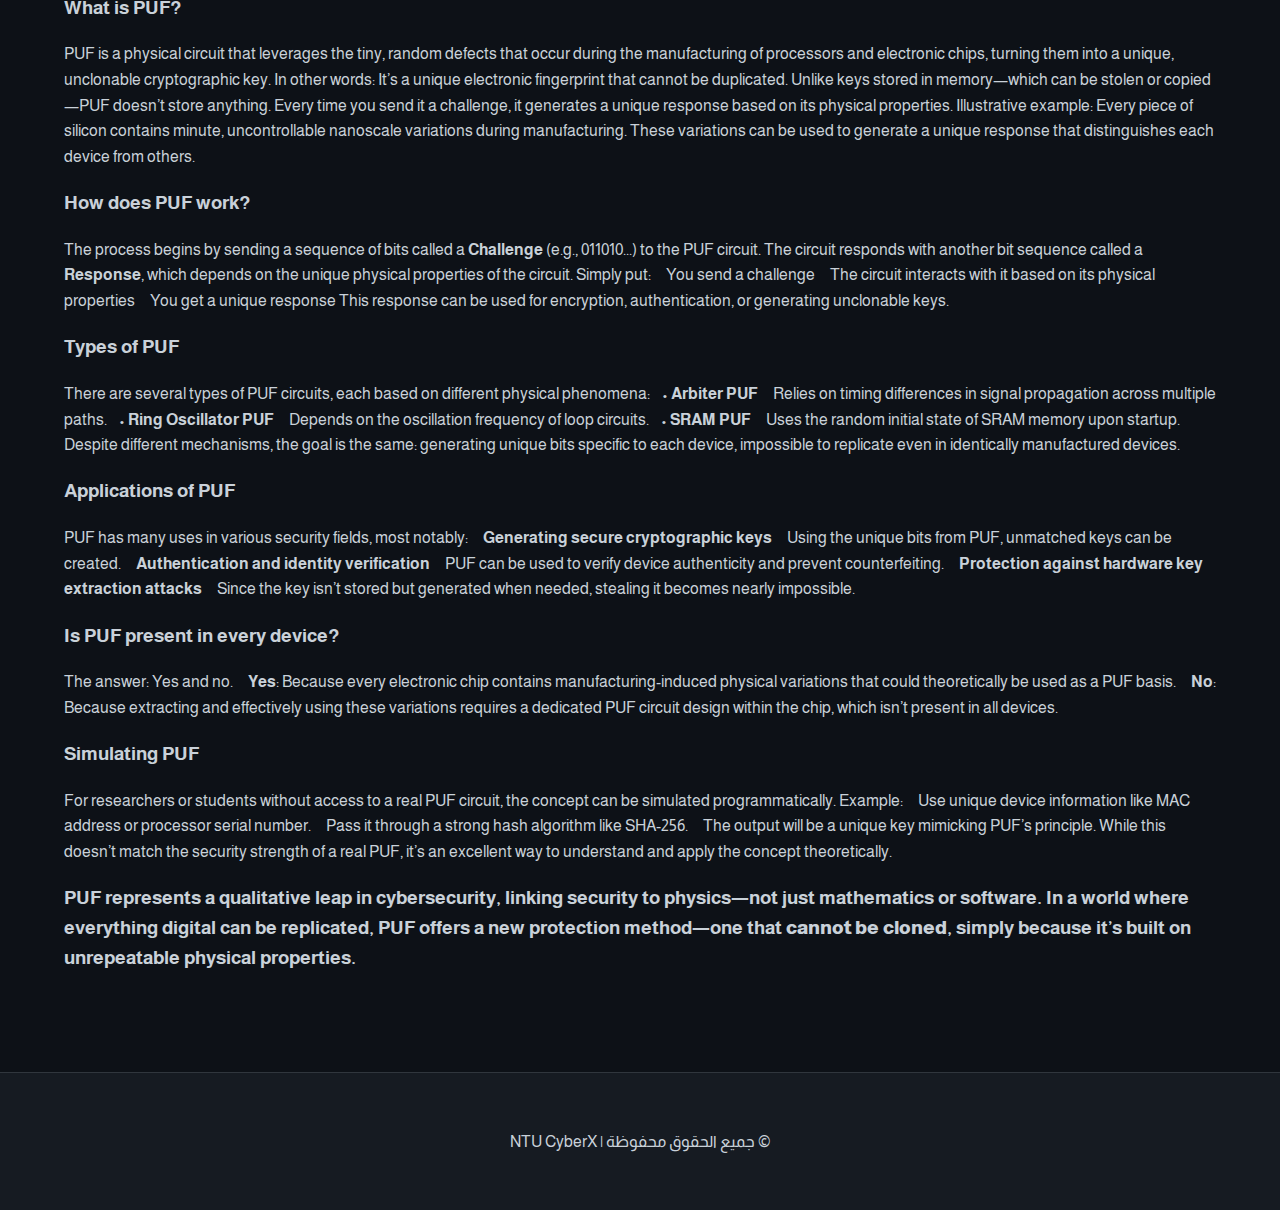
<file: CyberX Arabic/puf.html>
<!DOCTYPE html>
<html lang="ar">
<head>
  <meta charset="UTF-8" />
  <meta name="viewport" content="width=device-width, initial-scale=1.0" />
  <title> PUF </title>
  <link rel="stylesheet" href="style.css" />
</head>
<body>
<body dir="rtl" style="text-align: right;"></body>
  <header>
    <div class="container">
      <h1>Article By : Ehab thaer</h1>
    </div>
  </header>

  <section class="section">
    <div class="container">
      <h2> What is Puf </h2>
      <p>في عالم الأمن السيبراني، نسعى دائمًا لحماية البيانات من السرقة أو التزوير. لكن حتى أقوى أنظمة التشفير تعتمد في النهاية على مفاتيح يمكن نسخها أو سرقتها إذا تم الوصول إليها.

        هنا يظهر مفهوم مذهل يُعرف بـ Physical Unclonable Function، أو اختصارًا PUF.
        
        الـPUF هو نوع من "البصمات" الفريدة التي لا تعتمد على البرمجيات، بل على خصائص فيزيائية في الهاردوير نفسه، وهي خاصية لا يمكن تكرارها حتى لو تم تصنيع الجهاز بنفس الطريقة وبنفس المعدات.</p>

       <h3>ما هو الـPUF؟</h3>
       <p>الـPUF هو دائرة فيزيائية تستفيد من العيوب العشوائية الدقيقة التي تظهر أثناء تصنيع المعالجات والشرائح الإلكترونية، وتحوّلها إلى مفتاح تشفيري فريد لا يمكن استنساخه.

        بمعنى آخر: هو بصمة إلكترونية فريدة لا يمكن تكرارها.
        
        على عكس المفاتيح المخزنة في الذاكرة — والتي يمكن سرقتها أو نسخها — فإن الـPUF لا يخزن شيئًا. كلما أرسلت له تحديًا (Challenge)، يُصدر استجابة (Response) فريدة تعتمد على خواصه الفيزيائية.
        
        مثال توضيحي:
        كل قطعة سيليكون تحتوي على اختلافات نانوية دقيقة لا يمكن التحكم بها أثناء التصنيع. يمكن استخدام هذه الاختلافات لتوليد استجابة فريدة تميز كل جهاز عن غيره.</p>
      
        <h3> كيف يعمل الـPUF؟</h3>
        <p>العملية تبدأ بإرسال سلسلة من البتات تُعرف بالـ Challenge (مثلاً: 011010...) إلى دائرة الـPUF.

            تقوم الدائرة بالرد بسلسلة بتات أخرى تُسمى Response، وهذه الاستجابة تعتمد على الخصائص الفيزيائية الفريدة للدائرة.
            
            ببساطة:
            
                ترسل تحديًا (Challenge)
            
                الدائرة تتفاعل معه بناءً على خصائصها الفيزيائية
            
                تحصل على استجابة فريدة (Response)
            
            هذه الاستجابة يمكن استخدامها في التشفير، التوثيق، أو إنشاء مفاتيح لا يمكن استنساخها.</p>
      
        <h3>أنواع الـPUF</h3>

        <p>
            هناك عدة أنواع من دوائر الـPUF، وكل تصميم يعتمد على ظاهرة فيزيائية مختلفة:
            
               • Arbiter PUF
                يعتمد على فرق التوقيت في وصول الإشارات عبر مسارات متعددة.
            
               • Ring Oscillator PUF
                يعتمد على تردد التذبذب في دوائر الحلقة.
            
               • SRAM PUF
                يعتمد على الحالة الابتدائية العشوائية لذاكرة SRAM عند التشغيل.
            
            رغم اختلاف الآلية، إلا أن الهدف واحد: توليد بتات فريدة وخاصة بكل جهاز، لا يمكن تكرارها حتى في أجهزة مطابقة تم تصنيعها بنفس الطريقة.</p>
      
        <h3>استخدامات الـPUF</h3>
        <p>للـPUF تطبيقات كثيرة في مجالات أمنية مختلفة، أبرزها:

                توليد مفاتيح تشفير آمنة
                باستخدام البتات الفريدة الناتجة من الـPUF، يمكن إنشاء مفاتيح لا مثيل لها.
            
                التوثيق والتحقق من الهوية
                يمكن استخدام الـPUF للتحقق من أصالة الجهاز ومنع التزوير (Device Authentication).
            
                الحماية من هجمات استخراج المفاتيح من الهاردوير
                لأن المفتاح لا يتم تخزينه داخل الجهاز، بل يتم توليده عند الحاجة، مما يجعل سرقته شبه مستحيلة.</p>
        
            <h3>هل الـPUF موجود في كل جهاز؟</h3>

            <p>الإجابة: نعم ولا في نفس الوقت.

                    نعم: لأن كل شريحة إلكترونية تحتوي على اختلافات فيزيائية ناتجة عن التصنيع، ويمكن نظريًا استخدامها كأساس لـPUF.
                
                    لا: لأن استخراج هذه الاختلافات واستخدامها بشكل فعّال يتطلب تصميم دائرة PUF مخصصة ضمن الشريحة، وهذا ليس موجودًا في جميع الأجهزة.</p>

            
                <h3>محاكاة الـPUF</h3>
            
            <p>للباحثين أو الطلاب الذين لا يملكون إمكانية الوصول إلى دائرة PUF حقيقية، يمكن محاكاة فكرتها برمجيًا.

                مثال:
                
                    استخدم معلومات فريدة من الجهاز مثل عنوان MAC أو الرقم التسلسلي للمعالج.
                
                    مرّرها في خوارزمية هاش قوية مثل SHA-256.
                
                    الناتج سيكون مفتاحًا فريدًا يحاكي مبدأ الـPUF.
                
                صحيح أن هذا لا يضاهي القوة الأمنية لـPUF الحقيقي، لكنه وسيلة ممتازة لفهم الفكرة وتطبيقها نظريًا.</p>
            
            <h3>يمثل الـPUF نقلة نوعية في مجال الأمن السيبراني، لأنه يربط الأمان بالفيزياء، وليس فقط بالرياضيات أو البرمجيات.

                في عالم يمكن فيه استنساخ كل ما هو رقمي، يقدم الـPUF طريقة جديدة للحماية — لا يمكن استنساخها — لأنها ببساطة مبنية على خصائص لا يمكن تكرارها.</h3>

        
      <h2>English Version</h2>
      <div dir="ltr" style="text-align: left;">
      <p>In the world of cybersecurity, we constantly strive to protect data from theft or forgery. But even the strongest encryption systems ultimately rely on keys that can be copied or stolen if accessed.

        Here comes a fascinating concept known as the <strong>Physical Unclonable Function (PUF)</strong>.
        
        PUF is a type of unique "fingerprint" that doesn’t rely on software, but rather on physical properties in the hardware itself—a feature that cannot be replicated, even if the device is manufactured the same way using the same equipment.</p>
        
        <h3>What is PUF?</h3>
        <p>PUF is a physical circuit that leverages the tiny, random defects that occur during the manufacturing of processors and electronic chips, turning them into a unique, unclonable cryptographic key.
        
        In other words: It’s a unique electronic fingerprint that cannot be duplicated.
        
        Unlike keys stored in memory—which can be stolen or copied—PUF doesn’t store anything. Every time you send it a challenge, it generates a unique response based on its physical properties.
        
        Illustrative example:
        Every piece of silicon contains minute, uncontrollable nanoscale variations during manufacturing. These variations can be used to generate a unique response that distinguishes each device from others.</p>
        
        <h3>How does PUF work?</h3>
        <p>The process begins by sending a sequence of bits called a <strong>Challenge</strong> (e.g., 011010...) to the PUF circuit.
        
        The circuit responds with another bit sequence called a <strong>Response</strong>, which depends on the unique physical properties of the circuit.
        
        Simply put:
        
            You send a challenge  
            The circuit interacts with it based on its physical properties  
            You get a unique response  
        
        This response can be used for encryption, authentication, or generating unclonable keys.</p>
        
        <h3>Types of PUF</h3>
        <p>There are several types of PUF circuits, each based on different physical phenomena:
        
           • <strong>Arbiter PUF</strong>  
            Relies on timing differences in signal propagation across multiple paths.  
        
           • <strong>Ring Oscillator PUF</strong>  
            Depends on the oscillation frequency of loop circuits.  
        
           • <strong>SRAM PUF</strong>  
            Uses the random initial state of SRAM memory upon startup.  
        
        Despite different mechanisms, the goal is the same: generating unique bits specific to each device, impossible to replicate even in identically manufactured devices.</p>
        
        <h3>Applications of PUF</h3>
        <p>PUF has many uses in various security fields, most notably:
        
            <strong>Generating secure cryptographic keys</strong>  
            Using the unique bits from PUF, unmatched keys can be created.  
        
            <strong>Authentication and identity verification</strong>  
            PUF can be used to verify device authenticity and prevent counterfeiting.  
        
            <strong>Protection against hardware key extraction attacks</strong>  
            Since the key isn’t stored but generated when needed, stealing it becomes nearly impossible.</p>
        
        <h3>Is PUF present in every device?</h3>
        <p>The answer: Yes and no.
        
            <strong>Yes</strong>: Because every electronic chip contains manufacturing-induced physical variations that could theoretically be used as a PUF basis.  
        
            <strong>No</strong>: Because extracting and effectively using these variations requires a dedicated PUF circuit design within the chip, which isn’t present in all devices.</p>
        
        <h3>Simulating PUF</h3>
        <p>For researchers or students without access to a real PUF circuit, the concept can be simulated programmatically.
        
        Example:  
        
            Use unique device information like MAC address or processor serial number.  
        
            Pass it through a strong hash algorithm like SHA-256.  
        
            The output will be a unique key mimicking PUF’s principle.  
        
        While this doesn’t match the security strength of a real PUF, it’s an excellent way to understand and apply the concept theoretically.</p>
        
        <h3>PUF represents a qualitative leap in cybersecurity, linking security to physics—not just mathematics or software.  
        
        In a world where everything digital can be replicated, PUF offers a new protection method—one that <strong>cannot be cloned</strong>, simply because it’s built on unrepeatable physical properties.</h3>
        
      
</div>
    </div>
  </section>

  <footer>
    <div class="container">
      <p>&copy; جميع الحقوق محفوظة | NTU CyberX</p>
    </div>
  </footer>
</body>
</html>
</file>
<file: CyberX Arabic/style.css>
/* styles.css */

@import url('https://fonts.googleapis.com/css2?family=Almarai&display=swap');

body {
    margin: 0;
    font-family: 'Almarai', sans-serif;
    background-color: #0d1117;
    color: #c9d1d9;
    direction: rtl;
    text-align: center;
    line-height: 1.6;
}

.container {
    width: 90%;
    max-width: 1200px;
    margin: 0 auto;
    padding: 2rem 0;
}

header {
    background: #0d1117;
    padding: 1rem 0;
    border-bottom: 1px solid #30363d;
    display: flex;
    justify-content: space-between;
    align-items: center;
}

header h1 {
    font-size: 2.5rem;
    color: #58a6ff;
    margin: 0;
    text-align: left;
}

nav ul {
    list-style: none;
    padding: 0;
    display: flex;
    gap: 2rem;
}

nav a {
    text-decoration: none;
    color: #c9d1d9;
    font-weight: 600;
    font-size: 1.1rem;
    transition: color 0.3s;
}

nav a:hover {
    color: #58a6ff;
}

.hero {
    background: url('main2.webp') no-repeat center center/cover;
    text-align: center;
    padding: 4rem 2rem;
    position: relative;
    color: #ffffff;
  }
  
  .hero::before {
    content: '';
    position: absolute;
    top: 0; left: 0; right: 0; bottom: 0;
    background: rgba(13, 17, 23, 0.7);
    z-index: 0;
  }
  
  .hero .container {
    position: relative;
    z-index: 1;
  }
  

.hero h2 {
    font-size: 3rem;
    margin-bottom: 1.5rem;
    color: #58a6ff;
    font-weight: 700;
}

.hero p {
    font-size: 1.2rem;
    color: #c9d1d9;
    max-width: 800px;
    margin: 0 auto;
}

.section h2 {
    color: #58a6ff;
    font-size: 2.5rem;
    margin-bottom: 2rem;
    font-weight: 700;
    text-align: center;
}

.projects, .team-grid {
    display: grid;
    grid-template-columns: repeat(auto-fit, minmax(280px, 1fr));
    gap: 2rem;
}

.project-card, .team-member {
    background: #161b22;
    padding: 1.5rem;
    border-radius: 12px;
    box-shadow: 0 0 10px rgba(0, 0, 0, 0.3);
    text-align: center;
    transition: transform 0.3s ease, box-shadow 0.3s ease;
}

.project-card:hover, .team-member:hover {
    transform: translateY(-10px);
    box-shadow: 0 0 20px rgba(0, 0, 0, 0.5);
}

.project-card h3, .team-member h3 {
    font-size: 1.5rem;
    color: #58a6ff;
    margin: 0.5rem 0;
    font-weight: 600;
}

.project-card p, .team-member p {
    color: #c9d1d9;
    font-size: 1rem;
    margin-bottom: 0.5rem;
}

.team-member img {
    width: 120px;
    height: 120px;
    border-radius: 50%;
    object-fit: cover;
    margin-bottom: 1rem;
    border: 3px solid #58a6ff;
}

footer {
    background: #161b22;
    text-align: center;
    padding: 1.5rem;
    font-size: 1rem;
    border-top: 1px solid #30363d;
    margin-top: 3rem;
    color: #c9d1d9;
}

footer p {
    margin: 0;
}

footer a {
    color: #58a6ff;
    text-decoration: none;
}

footer a:hover {
    text-decoration: underline;
}

/* زر التليجرام */
.telegram-btn {
    display: inline-block;
    background-color: #07628f;
    color: #fff;
    padding: 0.8rem 1.5rem;
    border-radius: 6px;
    font-size: 1.1rem;
    margin-top: 1rem;
    text-decoration: none;
    font-weight: 600;
    transition: background-color 0.3s, transform 0.3s;
}

.telegram-btn:hover {
    background-color: #006fa3;
    transform: translateY(-2px);
}


/* Advisor Card Styling */
.advisor-section {
    background: #0d1117;
    padding: 3rem 0;
    color: #c9d1d9;
    text-align: center;
}

.advisor-card {
    background: #161b22;
    padding: 2rem;
    border-radius: 12px;
    box-shadow: 0 0 10px rgba(0, 0, 0, 0.3);
    text-align: center;
    max-width: 350px;
    margin: 0 auto;
    transition: transform 0.3s ease, box-shadow 0.3s ease;
}

.advisor-card:hover {
    transform: translateY(-10px);
    box-shadow: 0 0 20px rgba(0, 0, 0, 0.5);
}

.advisor-card img {
    width: 180px;
    height: 180px;
    border-radius: 50%;
    object-fit: cover;
    margin-bottom: 1rem;
    border: 3px solid #d9ae1f;  /* Golden border */
}

.advisor h2 {
    font-size: 3rem;
    color: #d9ae1f;  /* Golden color */
    font-weight: 700;
    margin-bottom: 4.5rem;
}

.advisor-card h3 {
    font-size: 1.8rem;
    color: #d9ae1f;  /* Golden color */
    font-weight: 700;
    margin-bottom: 0.5rem;
}

.advisor-card p {
    font-size: 1rem;
    color: #c9d1d9;
    font-weight: 600;
}

  
  .project-card:hover {
    transform: scale(1.05);
    box-shadow: 0 10px 30px rgba(0, 0, 0, 0.2);
    transition: all 0.3s ease-in-out;
}
.hero {
    background: url('main2.webp') no-repeat center center/cover fixed;
    background-size: cover;
    text-align: center;
    padding: 4rem 2rem;
    position: relative;
    color: #ffffff;
}
html {
    scroll-behavior: smooth;
}
.hero {
    background: linear-gradient(135deg, rgba(0, 72, 255, 0.7), rgba(0, 255, 72, 0.7)), url('main2.webp') no-repeat center center/cover;
    text-align: center;
    padding: 4rem 2rem;
    position: relative;
    color: #ffffff;
}

/* Articles Card Styling */
.articles {
    display: grid;
    grid-template-columns: repeat(auto-fit, minmax(280px, 1fr));
    gap: 2rem;
}

.article-card {
    background: #161b22;
    padding: 1.5rem;
    border-radius: 12px;
    box-shadow: 0 0 10px rgba(0, 0, 0, 0.3);
    text-align: center;
    transition: transform 0.3s ease, box-shadow 0.3s ease;
}

.article-card:hover {
    transform: translateY(-10px);
    box-shadow: 0 0 20px rgba(0, 0, 0, 0.5);
}

.article-card h3 {
    font-size: 1.5rem;
    color: #58a6ff;
    margin: 0.5rem 0;
    font-weight: 600;
}

.article-card p {
    color: #c9d1d9;
    font-size: 1rem;
    margin-bottom: 0.5rem;
}

.article-card .read-more-btn {
    display: inline-block;
    background-color: #58a6ff;
    color: #fff;
    padding: 0.8rem 1.5rem;
    border-radius: 6px;
    font-size: 1.1rem;
    margin-top: 1rem;
    text-decoration: none;
    font-weight: 600;
    transition: background-color 0.3s, transform 0.3s;
}

.article-card .read-more-btn:hover {
    background-color: #006fa3;
    transform: translateY(-2px);
}

.project-image {
    max-width: 100%;
    height: auto;
    border-radius: 12px;
    margin-bottom: 20px;
    border: 2px solid #58a6ff;
    box-shadow: 0 0 10px rgba(88, 166, 255, 0.3);
  }
  


  .image-card {
    background: #01223e;
    border: 2px solid #036282;
    border-radius: 20px;
    padding: 15px;
    max-width: 420px;
    margin: 30px auto;
    box-shadow: 0 8px 16px rgba(0, 191, 255, 0.3);
    text-align: center;
  }
  
  .cool-image {
    width: 100%;
    border-radius: 15px;
    box-shadow: 0 10px 20px rgba(0, 191, 255, 0.3);
    transition: 0.4s ease;
  }
  
  .cool-image:hover {
    transform: scale(1.03);
  }
  
  .caption {
    margin-top: 10px;
    font-size: 0.9rem;
    color: #0077b6;
  }
  




  .card-row {
    display: flex;
    flex-wrap: wrap;
    justify-content: center;
    gap: 20px;
    margin: 30px auto;
  }
  
  .usb-card {
    background: #f0f8ff;
    border: 2px solid #00bfff;
    border-radius: 20px;
    padding: 12px;
    max-width: 300px;
    box-shadow: 0 8px 16px rgba(0, 191, 255, 0.2);
    text-align: center;
  }
  
  .usb-image {
    width: 100%;
    border-radius: 12px;
    box-shadow: 0 6px 12px rgba(0, 0, 0, 0.1);
  }
</file>
